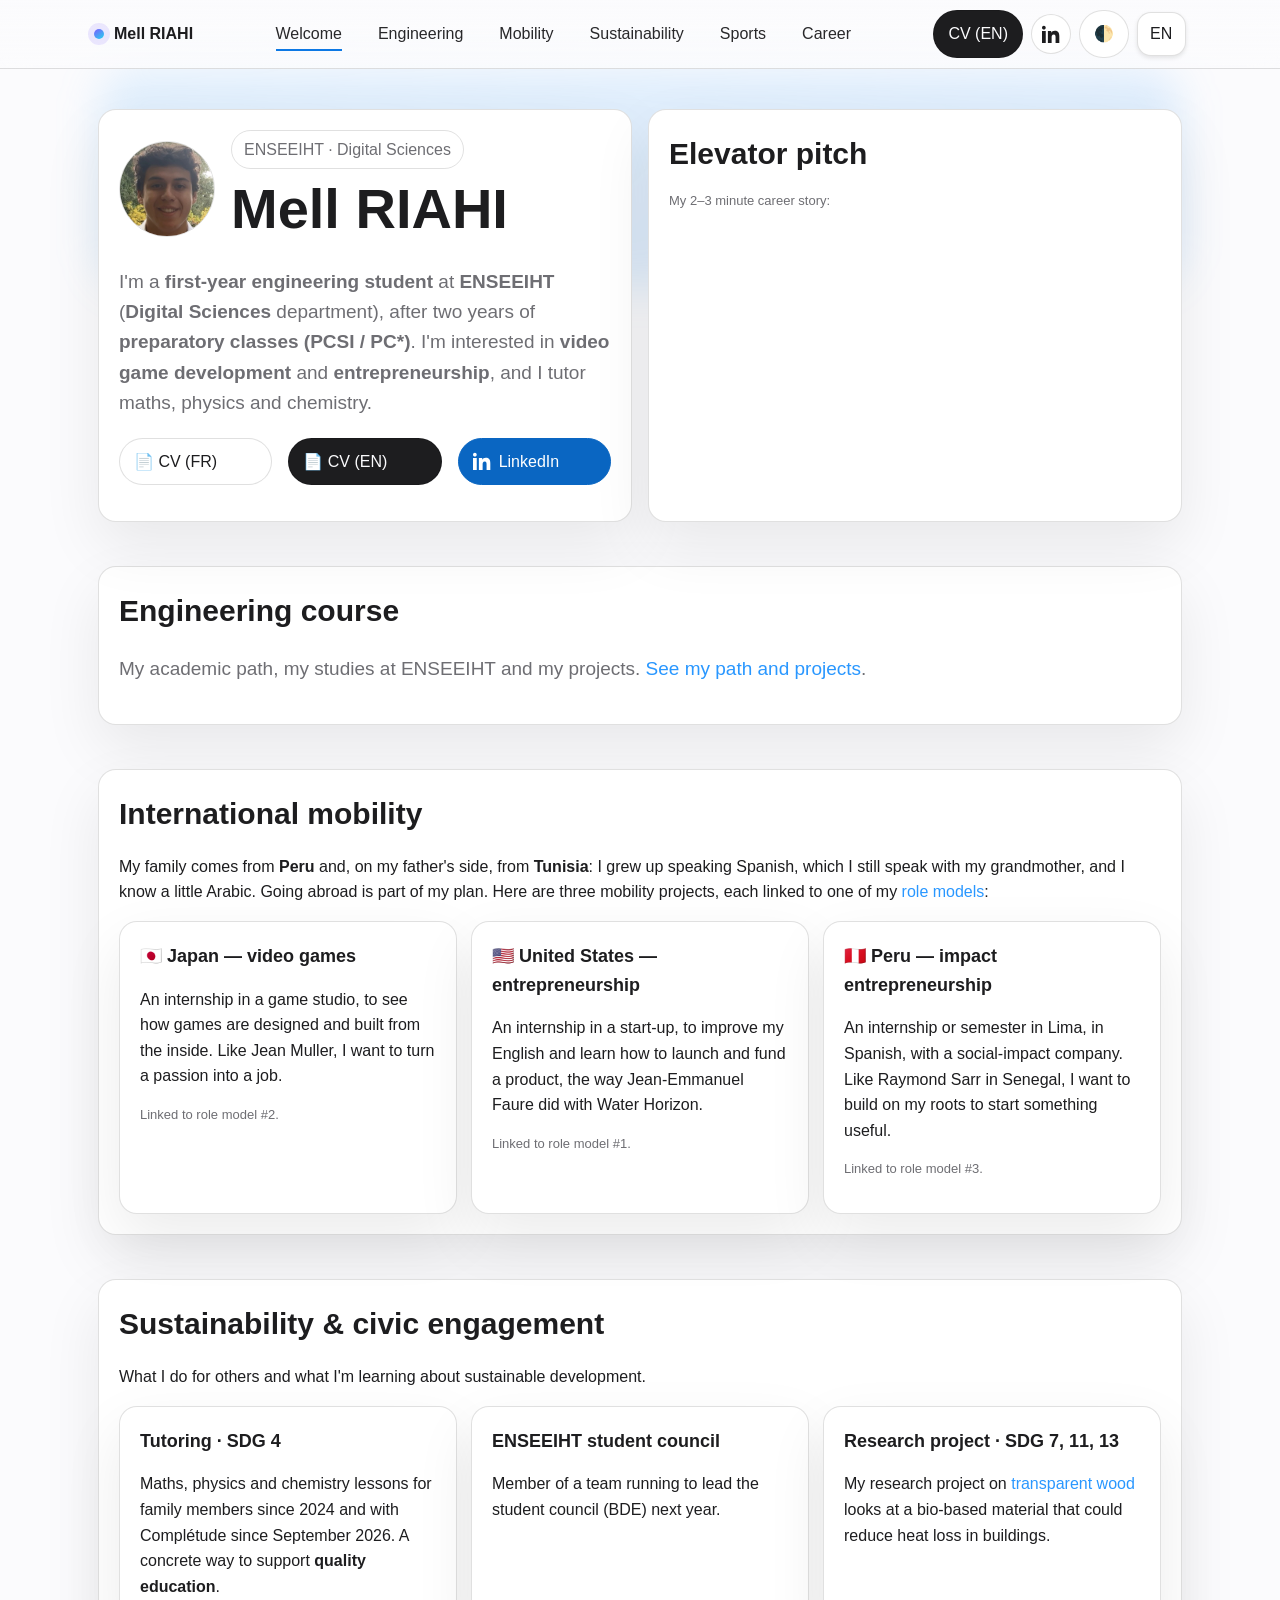
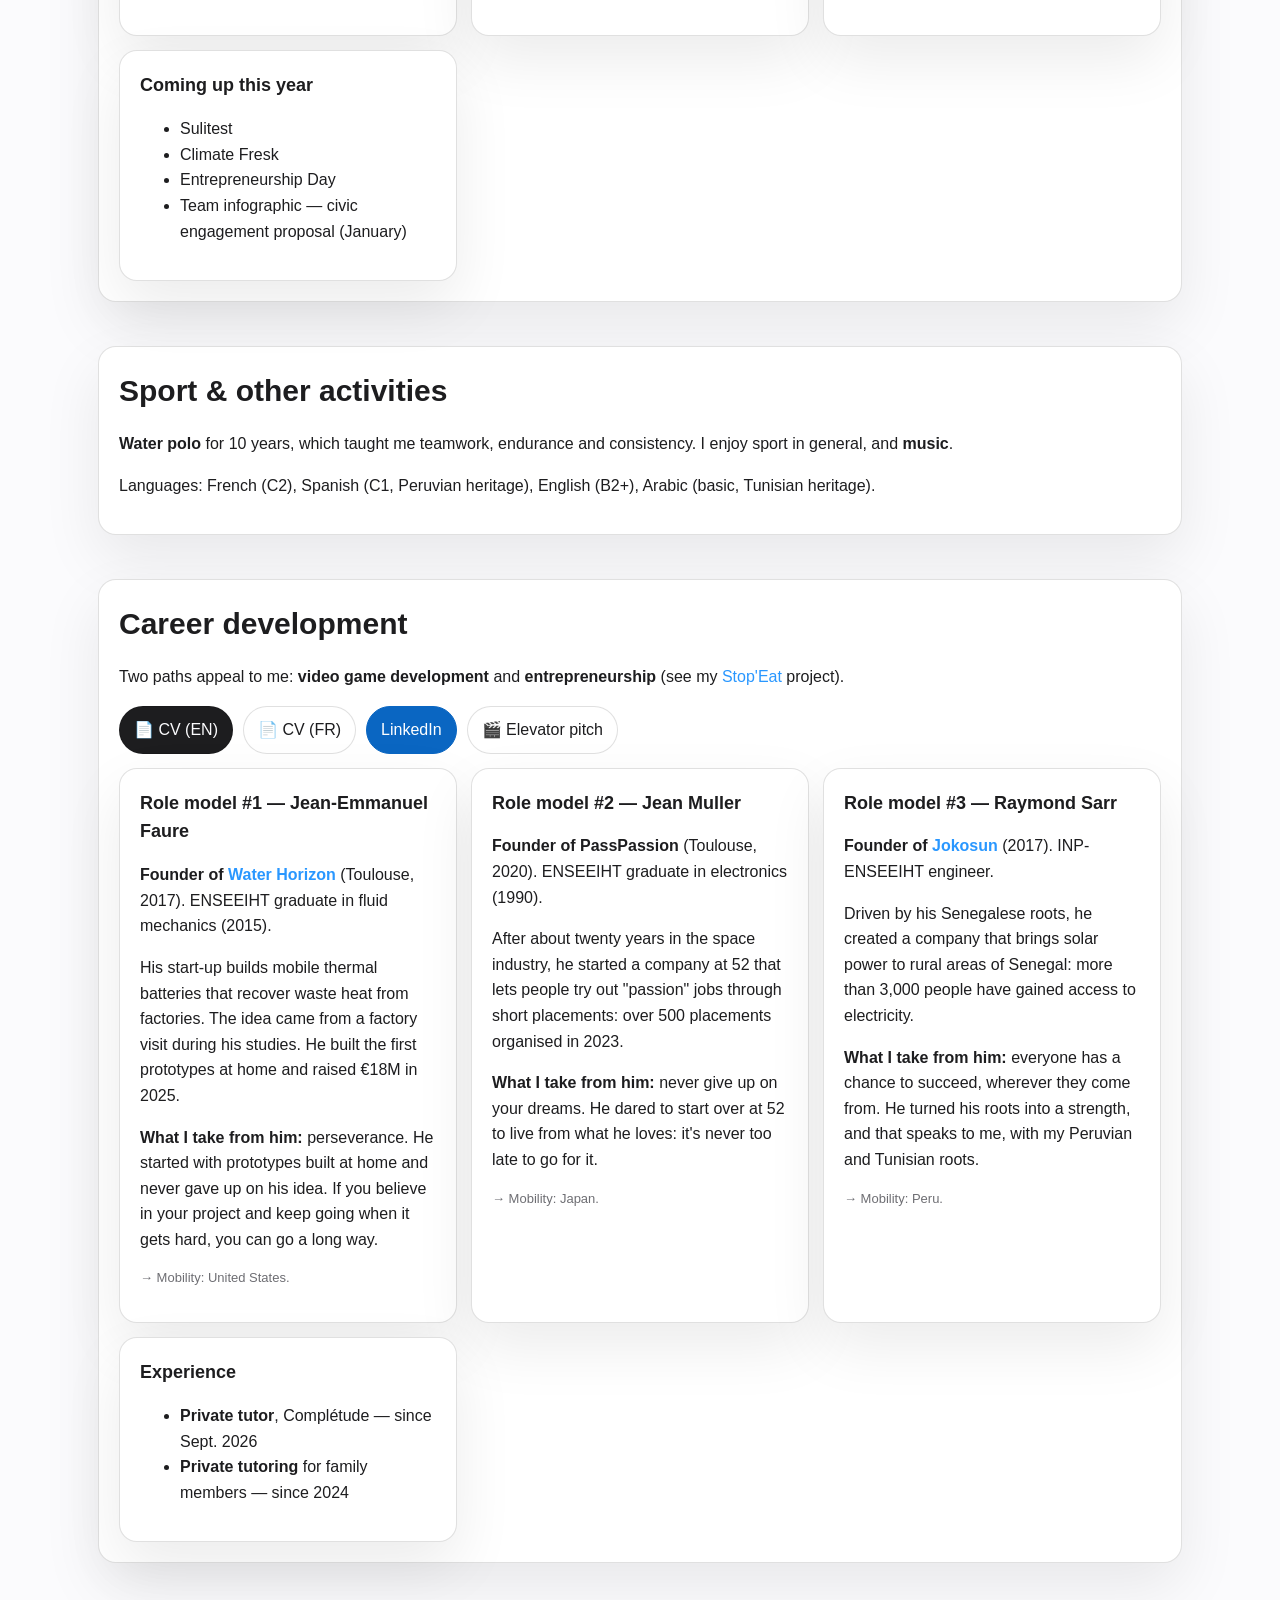
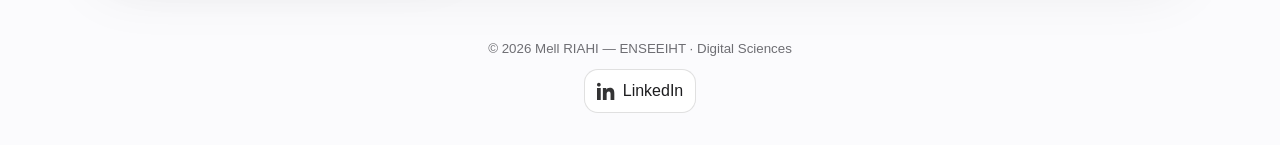
<file: index.html>
<!doctype html>
<html lang="fr" data-theme="light">
  <head>
    <meta charset="utf-8" />
    <meta
      name="viewport"
      content="width=device-width, initial-scale=1, viewport-fit=cover"
    />
    <title>Mell RIAHI — e-Portfolio</title>
    <meta
      name="description"
      content="I'm studying Computer Science at ENSEEIHT — e-Portfolio : projets, parcours, CV FR/EN, sports."
    />
    <meta name="author" content="Mell RIAHI" />
    <link rel="icon" href="assets/favicon.svg" type="image/svg+xml" />
    <link rel="stylesheet" href="assets/css/style.css" />
  </head>

  <body>
    <header class="nav">
      <div class="nav-inner">
        <div class="brand">
          <span class="dot" aria-hidden="true"></span>
          <a href="#home" id="brand-home"></a>
        </div>

        <button
          type="button"
          id="burger"
          class="burger"
          aria-label="Ouvrir le menu"
          aria-expanded="false"
          aria-controls="menu"
        >
          ☰
        </button>

        <nav id="menu" aria-label="Principale">
          <!-- Liens générés depuis assets/js/content.js -->
          <ul id="menu-list"></ul>
        </nav>

        <div class="ctrls">
          <a id="cvBtn" class="btn primary" href="#" download>CV</a>
          <a
            id="lnkHeader"
            class="btn icononly linkedin-link"
            href="#"
            target="_blank"
            rel="noopener"
            aria-label="Ouvrir LinkedIn"
          >
            <span class="icon" aria-hidden="true">
              <svg viewBox="0 0 24 24" fill="currentColor" focusable="false">
                <path
                  d="M4.98 3.5C4.98 4.88 3.86 6 2.5 6S0 4.88 0 3.5 1.12 1 2.5 1s2.48 1.12 2.48 2.5zM0 8h5v16H0V8zm7.5 0h4.8v2.2h.07c.67-1.2 2.3-2.46 4.73-2.46 5.06 0 5.99 3.33 5.99 7.66V24h-5v-7.34c0-1.75-.03-4-2.44-4-2.44 0-2.81 1.9-2.81 3.87V24h-5V8z"
                />
              </svg>
            </span>
          </a>
          <button
            type="button"
            id="themeBtn"
            class="btn"
            aria-label="Basculer le thème"
          >
            🌓
          </button>
          <select id="langSel" aria-label="Langue">
            <option value="fr" selected>FR</option>
            <option value="en">EN</option>
          </select>
        </div>
      </div>
    </header>

    <main class="wrap" id="app"><!-- Contenu rendu en JavaScript. --></main>

    <noscript>
      <p class="wrap">Activez JavaScript pour consulter ce portfolio.</p>
    </noscript>

    <footer>
      <small>© <span id="year"></span> <span id="footer-text"></span></small>
      <div class="footer-links">
        <a
          class="linkedin-link"
          id="lnkFooter"
          href="#"
          target="_blank"
          rel="noopener"
          aria-label="Ouvrir LinkedIn"
        >
          <span class="icon" aria-hidden="true">
            <svg viewBox="0 0 24 24" fill="currentColor" focusable="false">
              <path
                d="M4.98 3.5C4.98 4.88 3.86 6 2.5 6S0 4.88 0 3.5 1.12 1 2.5 1s2.48 1.12 2.48 2.5zM0 8h5v16H0V8zm7.5 0h4.8v2.2h.07c.67-1.2 2.3-2.46 4.73-2.46 5.06 0 5.99 3.33 5.99 7.66V24h-5v-7.34c0-1.75-.03-4-2.44-4-2.44 0-2.81 1.9-2.81 3.87V24h-5V8z"
              />
            </svg>
          </span>
          <span>LinkedIn</span>
        </a>
      </div>
    </footer>

    <!-- 1) Ton contenu (à remplir)  2) Le moteur du site (pas besoin d'y toucher) -->
    <script src="assets/js/content.js"></script>
    <script src="assets/js/main.js"></script>
  </body>
</html>
</file>
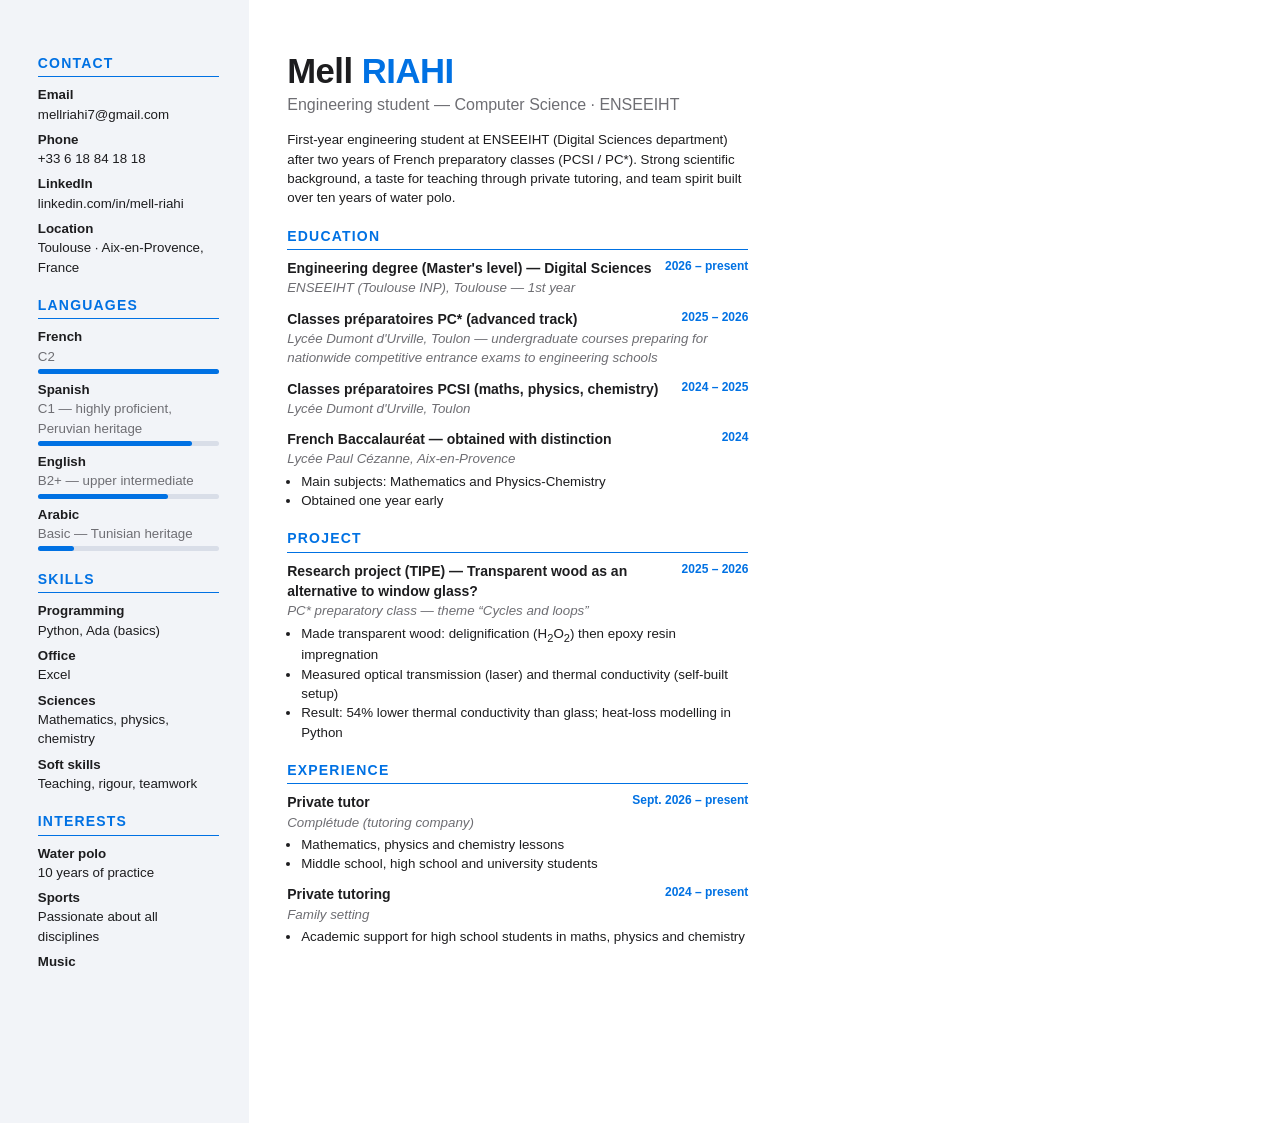
<file: cv/CV_EN.html>
<!doctype html>
<html lang="en">
<head>
  <meta charset="utf-8" />
  <title>CV — Mell RIAHI</title>
  <link rel="stylesheet" href="cv.css" />
</head>
<body>
  <aside>
    <h2>Contact</h2>
    <ul>
      <li><span class="label">Email</span>mellriahi7@gmail.com</li>
      <li><span class="label">Phone</span>+33 6 18 84 18 18</li>
      <li><span class="label">LinkedIn</span><a href="https://www.linkedin.com/in/mell-riahi">linkedin.com/in/mell-riahi</a></li>
      <li><span class="label">Location</span>Toulouse · Aix-en-Provence, France</li>
    </ul>

    <h2>Languages</h2>
    <ul>
      <li><span class="label">French</span><span class="muted">C2</span><div class="bar"><i style="width:100%"></i></div></li>
      <li><span class="label">Spanish</span><span class="muted">C1 — highly proficient, Peruvian heritage</span><div class="bar"><i style="width:85%"></i></div></li>
      <li><span class="label">English</span><span class="muted">B2+ — upper intermediate</span><div class="bar"><i style="width:72%"></i></div></li>
      <li><span class="label">Arabic</span><span class="muted">Basic — Tunisian heritage</span><div class="bar"><i style="width:20%"></i></div></li>
    </ul>

    <h2>Skills</h2>
    <ul>
      <li><span class="label">Programming</span>Python, Ada (basics)</li>
      <li><span class="label">Office</span>Excel</li>
      <li><span class="label">Sciences</span>Mathematics, physics, chemistry</li>
      <li><span class="label">Soft skills</span>Teaching, rigour, teamwork</li>
    </ul>

    <h2>Interests</h2>
    <ul>
      <li><span class="label">Water polo</span>10 years of practice</li>
      <li><span class="label">Sports</span>Passionate about all disciplines</li>
      <li><span class="label">Music</span></li>
    </ul>
  </aside>

  <main>
    <h1>Mell <span>RIAHI</span></h1>
    <p class="role">Engineering student — Computer Science · ENSEEIHT</p>
    <p class="profile">
      First-year engineering student at ENSEEIHT (Digital Sciences department)
      after two years of French preparatory classes (PCSI / PC*). Strong
      scientific background, a taste for teaching through private tutoring,
      and team spirit built over ten years of water polo.
    </p>

    <h2>Education</h2>
    <div class="item">
      <div class="item-head"><strong>Engineering degree (Master's level) — Digital Sciences</strong><span class="date">2026 – present</span></div>
      <div class="where">ENSEEIHT (Toulouse INP), Toulouse — 1st year</div>
    </div>
    <div class="item">
      <div class="item-head"><strong>Classes préparatoires PC* (advanced track)</strong><span class="date">2025 – 2026</span></div>
      <div class="where">Lycée Dumont d'Urville, Toulon — undergraduate courses preparing for nationwide competitive entrance exams to engineering schools</div>
    </div>
    <div class="item">
      <div class="item-head"><strong>Classes préparatoires PCSI (maths, physics, chemistry)</strong><span class="date">2024 – 2025</span></div>
      <div class="where">Lycée Dumont d'Urville, Toulon</div>
    </div>
    <div class="item">
      <div class="item-head"><strong>French Baccalauréat — obtained with distinction</strong><span class="date">2024</span></div>
      <div class="where">Lycée Paul Cézanne, Aix-en-Provence</div>
      <ul>
        <li>Main subjects: Mathematics and Physics-Chemistry</li>
        <li>Obtained one year early</li>
      </ul>
    </div>

    <h2>Project</h2>
    <div class="item">
      <div class="item-head"><strong>Research project (TIPE) — Transparent wood as an alternative to window glass?</strong><span class="date">2025 – 2026</span></div>
      <div class="where">PC* preparatory class — theme “Cycles and loops”</div>
      <ul>
        <li>Made transparent wood: delignification (H<sub>2</sub>O<sub>2</sub>) then epoxy resin impregnation</li>
        <li>Measured optical transmission (laser) and thermal conductivity (self-built setup)</li>
        <li>Result: 54% lower thermal conductivity than glass; heat-loss modelling in Python</li>
      </ul>
    </div>

    <h2>Experience</h2>
    <div class="item">
      <div class="item-head"><strong>Private tutor</strong><span class="date">Sept. 2026 – present</span></div>
      <div class="where">Complétude (tutoring company)</div>
      <ul>
        <li>Mathematics, physics and chemistry lessons</li>
        <li>Middle school, high school and university students</li>
      </ul>
    </div>
    <div class="item">
      <div class="item-head"><strong>Private tutoring</strong><span class="date">2024 – present</span></div>
      <div class="where">Family setting</div>
      <ul>
        <li>Academic support for high school students in maths, physics and chemistry</li>
      </ul>
    </div>
  </main>
</body>
</html>
</file>
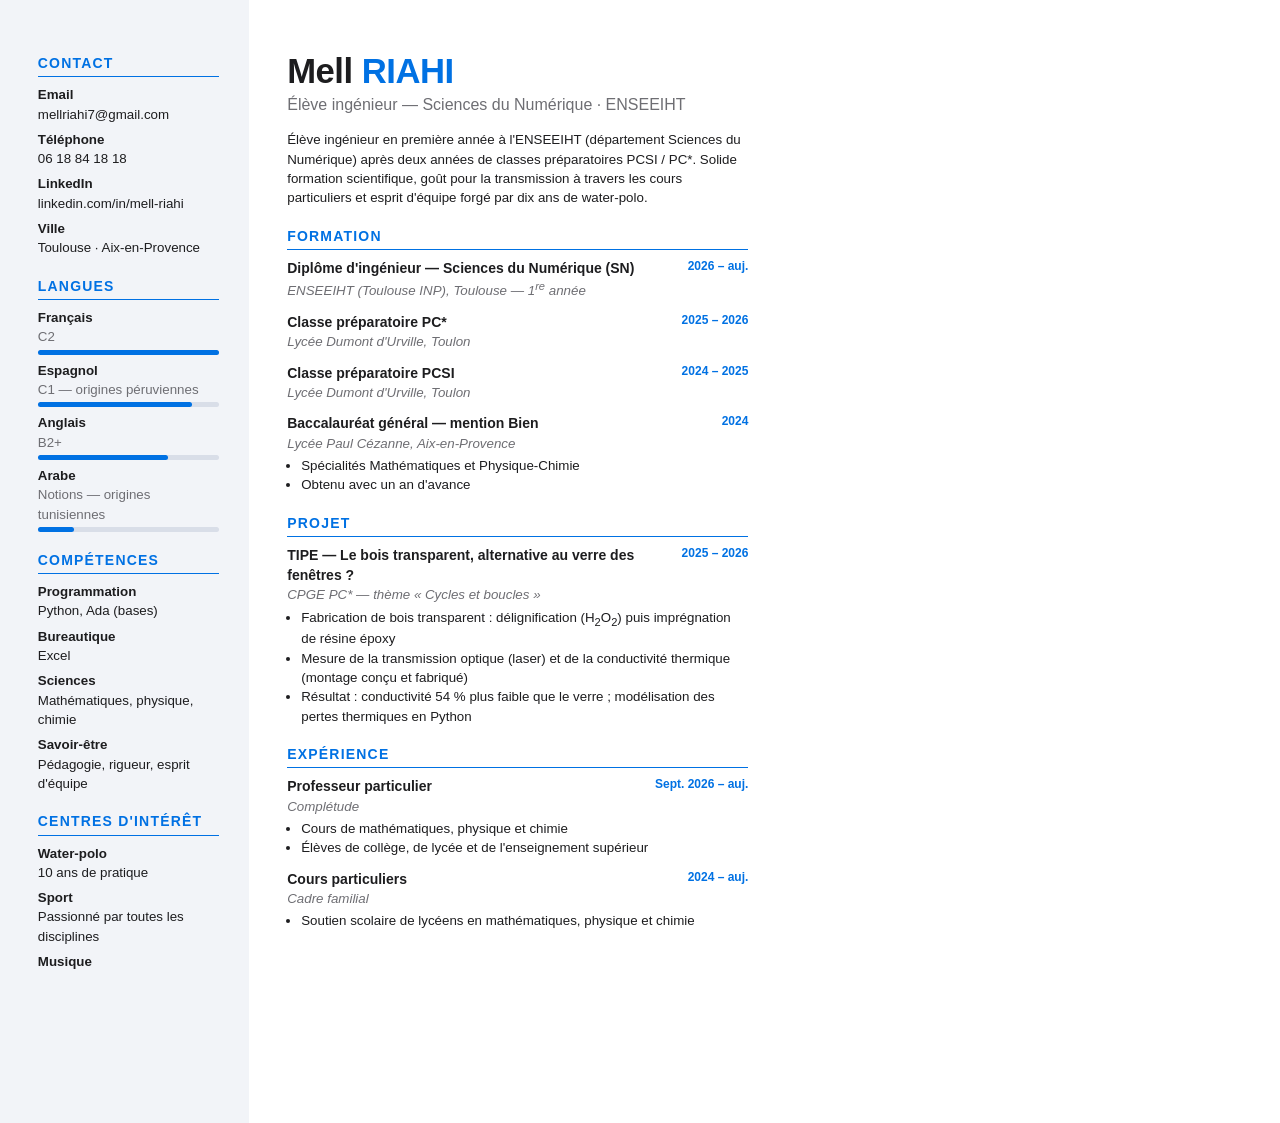
<file: cv/CV_FR.html>
<!doctype html>
<html lang="fr">
<head>
  <meta charset="utf-8" />
  <title>CV — Mell RIAHI</title>
  <link rel="stylesheet" href="cv.css" />
</head>
<body>
  <aside>
    <h2>Contact</h2>
    <ul>
      <li><span class="label">Email</span>mellriahi7@gmail.com</li>
      <li><span class="label">Téléphone</span>06 18 84 18 18</li>
      <li><span class="label">LinkedIn</span><a href="https://www.linkedin.com/in/mell-riahi">linkedin.com/in/mell-riahi</a></li>
      <li><span class="label">Ville</span>Toulouse · Aix-en-Provence</li>
    </ul>

    <h2>Langues</h2>
    <ul>
      <li><span class="label">Français</span><span class="muted">C2</span><div class="bar"><i style="width:100%"></i></div></li>
      <li><span class="label">Espagnol</span><span class="muted">C1 — origines péruviennes</span><div class="bar"><i style="width:85%"></i></div></li>
      <li><span class="label">Anglais</span><span class="muted">B2+</span><div class="bar"><i style="width:72%"></i></div></li>
      <li><span class="label">Arabe</span><span class="muted">Notions — origines tunisiennes</span><div class="bar"><i style="width:20%"></i></div></li>
    </ul>

    <h2>Compétences</h2>
    <ul>
      <li><span class="label">Programmation</span>Python, Ada (bases)</li>
      <li><span class="label">Bureautique</span>Excel</li>
      <li><span class="label">Sciences</span>Mathématiques, physique, chimie</li>
      <li><span class="label">Savoir-être</span>Pédagogie, rigueur, esprit d'équipe</li>
    </ul>

    <h2>Centres d'intérêt</h2>
    <ul>
      <li><span class="label">Water-polo</span>10 ans de pratique</li>
      <li><span class="label">Sport</span>Passionné par toutes les disciplines</li>
      <li><span class="label">Musique</span></li>
    </ul>
  </aside>

  <main>
    <h1>Mell <span>RIAHI</span></h1>
    <p class="role">Élève ingénieur — Sciences du Numérique · ENSEEIHT</p>
    <p class="profile">
      Élève ingénieur en première année à l'ENSEEIHT (département Sciences du
      Numérique) après deux années de classes préparatoires PCSI / PC*.
      Solide formation scientifique, goût pour la transmission à travers les
      cours particuliers et esprit d'équipe forgé par dix ans de water-polo.
    </p>

    <h2>Formation</h2>
    <div class="item">
      <div class="item-head"><strong>Diplôme d'ingénieur — Sciences du Numérique (SN)</strong><span class="date">2026 – auj.</span></div>
      <div class="where">ENSEEIHT (Toulouse INP), Toulouse — 1<sup>re</sup> année</div>
    </div>
    <div class="item">
      <div class="item-head"><strong>Classe préparatoire PC*</strong><span class="date">2025 – 2026</span></div>
      <div class="where">Lycée Dumont d'Urville, Toulon</div>
    </div>
    <div class="item">
      <div class="item-head"><strong>Classe préparatoire PCSI</strong><span class="date">2024 – 2025</span></div>
      <div class="where">Lycée Dumont d'Urville, Toulon</div>
    </div>
    <div class="item">
      <div class="item-head"><strong>Baccalauréat général — mention Bien</strong><span class="date">2024</span></div>
      <div class="where">Lycée Paul Cézanne, Aix-en-Provence</div>
      <ul>
        <li>Spécialités Mathématiques et Physique-Chimie</li>
        <li>Obtenu avec un an d'avance</li>
      </ul>
    </div>

    <h2>Projet</h2>
    <div class="item">
      <div class="item-head"><strong>TIPE — Le bois transparent, alternative au verre des fenêtres ?</strong><span class="date">2025 – 2026</span></div>
      <div class="where">CPGE PC* — thème « Cycles et boucles »</div>
      <ul>
        <li>Fabrication de bois transparent : délignification (H<sub>2</sub>O<sub>2</sub>) puis imprégnation de résine époxy</li>
        <li>Mesure de la transmission optique (laser) et de la conductivité thermique (montage conçu et fabriqué)</li>
        <li>Résultat : conductivité 54 % plus faible que le verre ; modélisation des pertes thermiques en Python</li>
      </ul>
    </div>

    <h2>Expérience</h2>
    <div class="item">
      <div class="item-head"><strong>Professeur particulier</strong><span class="date">Sept. 2026 – auj.</span></div>
      <div class="where">Complétude</div>
      <ul>
        <li>Cours de mathématiques, physique et chimie</li>
        <li>Élèves de collège, de lycée et de l'enseignement supérieur</li>
      </ul>
    </div>
    <div class="item">
      <div class="item-head"><strong>Cours particuliers</strong><span class="date">2024 – auj.</span></div>
      <div class="where">Cadre familial</div>
      <ul>
        <li>Soutien scolaire de lycéens en mathématiques, physique et chimie</li>
      </ul>
    </div>
  </main>
</body>
</html>
</file>
<file: assets/css/style.css>
:root {
  color-scheme: dark;
  --bg: #0b0c0e;
  --surface: #121419;
  --elev: #171a20;
  --text: #f5f7fb;
  --muted: #b3b8c2;
  --link: #2997ff;
  --maxw: 1120px;
  --radius: 18px;
  --shadow: 0 24px 60px rgba(0, 0, 0, 0.35);
  --card-border: rgba(255, 255, 255, 0.1);
  --h1: clamp(28px, 6vw, 56px);
  --h2: clamp(20px, 4vw, 30px);
  --lead: clamp(15px, 3.5vw, 19px);
  --nav-underline: #2997ff;
  --linkedin: #0a66c2;
}

[data-theme="light"] {
  color-scheme: light;
  --bg: #fbfbfd;
  --surface: #fff;
  --elev: #fff;
  --text: #1d1d1f;
  --muted: #6e6e73;
  --shadow: 0 24px 60px rgba(0, 0, 0, 0.08);
  --card-border: rgba(0, 0, 0, 0.12);
  --nav-underline: #0071e3;
}

*,
*::before,
*::after {
  box-sizing: border-box;
}

html,
body {
  min-height: 100%;
}

body {
  margin: 0;
  background: var(--bg);
  color: var(--text);
  font: 16px/1.6 -apple-system, BlinkMacSystemFont, "SF Pro Text",
    "Segoe UI", Roboto, Helvetica, Arial, sans-serif;
  -webkit-font-smoothing: antialiased;
  text-rendering: optimizeLegibility;
}

a {
  color: var(--link);
  text-decoration: none;
}

a:hover {
  text-decoration: underline;
}

button,
select {
  font: inherit;
}

button {
  cursor: pointer;
}

:focus-visible {
  outline: 2px solid var(--nav-underline);
  outline-offset: 4px;
}

.wrap {
  max-width: var(--maxw);
  margin-inline: auto;
  padding: 18px;
}

/* Navigation principale. */
header.nav {
  position: sticky;
  top: 0;
  z-index: 60;
  backdrop-filter: saturate(180%) blur(14px);
  background: linear-gradient(
    180deg,
    rgba(15, 17, 22, 0.9),
    rgba(15, 17, 22, 0.78)
  );
  border-bottom: 1px solid var(--card-border);
}

[data-theme="light"] header.nav {
  background: linear-gradient(
    180deg,
    rgba(251, 251, 253, 0.92),
    rgba(251, 251, 253, 0.82)
  );
}

.nav-inner {
  display: flex;
  align-items: center;
  justify-content: space-between;
  gap: 10px;
  max-width: var(--maxw);
  margin-inline: auto;
  padding: 10px 14px;
}

.brand {
  display: flex;
  align-items: center;
  gap: 10px;
  font-weight: 700;
  white-space: nowrap;
}

.brand a {
  color: inherit;
  text-decoration: none;
}

.brand .dot {
  flex: 0 0 10px;
  width: 10px;
  height: 10px;
  border-radius: 50%;
  background: linear-gradient(145deg, #7c5cff, #22d3ee);
  box-shadow: 0 0 0 6px #7c5cff22;
}

nav ul {
  display: flex;
  gap: 12px;
  margin: 0;
  padding: 0;
  list-style: none;
}

nav a {
  position: relative;
  display: block;
  padding: 10px 12px;
  border-radius: 12px;
  color: var(--text);
  opacity: 0.95;
}

nav a::after {
  content: "";
  position: absolute;
  right: 12px;
  bottom: 6px;
  left: 12px;
  height: 2px;
  background: var(--nav-underline);
  transform: scaleX(0);
  transform-origin: left;
  transition: transform 0.35s ease;
}

nav a:hover::after,
nav a.active::after {
  transform: scaleX(1);
}

.burger {
  display: none;
  align-items: center;
  justify-content: center;
  width: 40px;
  height: 40px;
  border: 1px solid var(--card-border);
  border-radius: 12px;
  background: var(--elev);
  color: var(--text);
}

.ctrls {
  display: flex;
  align-items: center;
  gap: 8px;
}

.btn {
  display: inline-flex;
  white-space: nowrap;
  align-items: center;
  gap: 8px;
  padding: 10px 14px;
  border: 1px solid var(--card-border);
  border-radius: 999px;
  background: var(--elev);
  color: var(--text);
  transition: transform 0.2s ease, box-shadow 0.2s ease;
}

.btn:hover {
  transform: translateY(-1px);
  box-shadow: 0 18px 40px rgba(0, 0, 0, 0.25);
}

.btn.primary {
  background: var(--text);
  color: var(--bg);
}

.btn.linkedin {
  border-color: var(--linkedin);
  background: var(--linkedin);
  color: #fff;
}

.btn.linkedin:hover {
  border-color: #084182;
  background: #084182;
}

.btn.icononly {
  justify-content: center;
  width: 40px;
  height: 40px;
  padding: 10px;
}

select {
  padding: 8px 12px;
  border: 1px solid var(--card-border);
  border-radius: 14px;
  appearance: none;
  background: var(--elev);
  color: var(--text);
  box-shadow: var(--shadow);
  cursor: pointer;
}

[data-theme="light"] select {
  box-shadow: 0 2px 4px rgba(0, 0, 0, 0.1);
}

.icon,
.icon svg {
  display: block;
  width: 18px;
  height: 18px;
}

.icon {
  flex: 0 0 18px;
}

/* Structure et composants communs. */
.card {
  padding: 20px;
  border: 1px solid var(--card-border);
  border-radius: var(--radius);
  background: var(--surface);
  box-shadow: var(--shadow);
}

.chip {
  display: inline-flex;
  align-items: center;
  gap: 8px;
  padding: 6px 12px;
  border: 1px solid var(--card-border);
  border-radius: 999px;
  color: var(--muted);
}

h1 {
  margin: 10px 0 8px;
  font-size: var(--h1);
  line-height: 1.08;
}

.h2 {
  margin: 0 0 10px;
  font-size: var(--h2);
}

.lead {
  font-size: var(--lead);
  color: var(--muted);
}

.small {
  font-size: 13px;
  color: var(--muted);
}

.grid {
  display: grid;
  gap: 16px;
}

.grid > * {
  min-width: 0;
}

.cols-2 {
  grid-template-columns: repeat(2, minmax(0, 1fr));
}

.cols-3 {
  grid-template-columns: repeat(3, minmax(0, 1fr));
}

.section {
  padding: 22px 0;
}

.hero-actions {
  margin-top: 10px;
}

.subcard {
  margin-top: 16px;
}

footer {
  padding: 32px 14px;
  text-align: center;
  color: var(--muted);
}

.footer-links {
  display: flex;
  align-items: center;
  justify-content: center;
  gap: 10px;
  margin-top: 8px;
}

.footer-links a {
  display: inline-flex;
  align-items: center;
  gap: 8px;
  padding: 8px 12px;
  border: 1px solid var(--card-border);
  border-radius: 14px;
  background: var(--elev);
  color: var(--text);
}

.footer-links .icon {
  opacity: 0.9;
}

/* Présentation d'accueil. */
.hero {
  position: relative;
  isolation: isolate;
}

.hero::before {
  content: "";
  position: absolute;
  inset: -20px 0 auto;
  z-index: -1;
  height: 220px;
  border-radius: 40px;
  background: linear-gradient(135deg, #7cc3ff33, #2997ff22);
  filter: blur(20px);
  pointer-events: none;
}

.pitch-video {
  display: block;
  width: 100%;
  aspect-ratio: 16 / 9;
  border-radius: 14px;
  background: var(--elev);
  object-fit: contain;
  border: 0;
}

/* Frise académique. */
.tl {
  position: relative;
  padding-left: 22px;
}

.tl::before {
  content: "";
  position: absolute;
  top: 0;
  bottom: 0;
  left: 10px;
  width: 2px;
  background: linear-gradient(var(--nav-underline), transparent);
}

.tli {
  position: relative;
  margin: 0 0 16px;
  padding: 12px 12px 12px 16px;
  border: 1px solid var(--card-border);
  border-radius: 14px;
  background: var(--surface);
}

.tli:last-child {
  margin-bottom: 0;
}

.tli::before {
  content: "";
  position: absolute;
  top: 18px;
  left: -14px;
  width: 10px;
  height: 10px;
  border-radius: 50%;
  background: var(--nav-underline);
  box-shadow: 0 0 0 6px
    color-mix(in oklab, var(--nav-underline) 30%, transparent);
}

/* Projets : cadres stables et survol discret des images. */
.project-list {
  display: grid;
  gap: 16px;
}

.project {
  transition: box-shadow 0.35s ease;
}

.project-layout {
  align-items: center;
}

.project-detail-layout {
  align-items: start;
}

.project-title {
  margin: 0 0 6px;
}

.project-summary {
  margin: 0 0 8px;
}

.back-link {
  margin-bottom: 12px;
}

.media-frame {
  display: block;
  position: relative;
  width: 100%;
  aspect-ratio: 16 / 9;
  overflow: hidden;
  border: 1px solid var(--card-border);
  border-radius: 14px;
  background: var(--elev);
}

.media-frame img {
  display: block;
  width: 100%;
  height: 100%;
  object-position: center;
}

.thumb-link img {
  object-fit: cover;
}

.detail-media {
  margin: 0;
}

.detail-media img {
  object-fit: contain;
}

@supports not (aspect-ratio: 16 / 9) {
  .media-frame::before {
    content: "";
    display: block;
    padding-top: 56.25%;
  }

  .media-frame img {
    position: absolute;
    inset: 0;
  }
}

@media (hover: hover) {
  .project:hover {
    box-shadow: 0 32px 70px rgba(0, 0, 0, 0.25);
  }
}

@media (hover: hover) and (pointer: fine) and (prefers-reduced-motion: no-preference) {
  .thumb-link img,
  .detail-media img {
    transition: transform 0.35s ease;
  }

  .thumb-link:hover img,
  .detail-media:hover img {
    transform: scale(1.03);
  }
}

/* Mise en page responsive. */
@media (max-width: 960px) {
  .cols-2,
  .cols-3 {
    grid-template-columns: minmax(0, 1fr);
  }

  .nav-inner {
    flex-wrap: wrap;
  }

  .wrap {
    padding: 14px;
  }
}

@media (max-width: 1080px) {
  .burger {
    display: flex;
  }

  .ctrls {
    margin-left: auto;
  }

  nav#menu {
    display: none;
    order: 3;
    flex: 0 0 100%;
  }

  nav#menu.open {
    display: block;
  }

  nav#menu ul {
    flex-direction: column;
    gap: 6px;
    padding: 10px 0;
  }

  nav#menu a {
    border: 1px solid var(--card-border);
    background: var(--elev);
  }
}

/* Animations d'apparition des blocs. */
@media (prefers-reduced-motion: no-preference) {
  .fade {
    opacity: 0;
    transform: translateY(8px);
    transition: opacity 0.6s ease, transform 0.6s ease;
  }

  .fade.show {
    opacity: 1;
    transform: none;
  }

  .timeline .tli {
    opacity: 0;
    transform: translateY(12px);
    transition: opacity 0.5s ease, transform 0.5s ease;
  }

  .timeline.is-visible .tli {
    opacity: 1;
    transform: none;
  }

  .timeline .tli:nth-child(1) {
    transition-delay: 0.05s;
  }

  .timeline .tli:nth-child(2) {
    transition-delay: 0.15s;
  }

  .timeline .tli:nth-child(3) {
    transition-delay: 0.25s;
  }

  .timeline .tli:nth-child(4) {
    transition-delay: 0.35s;
  }
}

@media (prefers-reduced-motion: reduce) {
  .btn,
  .project,
  nav a::after {
    transition: none;
  }

  .btn:hover {
    transform: none;
  }
}

/* Emplacement vide (vidéo / image pas encore ajoutée). */
.empty-slot {
  display: flex;
  align-items: center;
  justify-content: center;
  width: 100%;
  aspect-ratio: 16 / 9;
  border: 2px dashed var(--card-border);
  border-radius: 14px;
  color: var(--muted);
  text-align: center;
  padding: 12px;
}

.tags {
  display: flex;
  flex-wrap: wrap;
  gap: 8px;
  margin: 8px 0 12px;
  padding: 0;
  list-style: none;
}

/* Figures dans les fiches projet. */
.figure {
  margin: 12px 0;
}

.figure img {
  display: block;
  width: 100%;
  max-height: 380px;
  object-fit: cover;
  border: 1px solid var(--card-border);
  border-radius: 12px;
}

.figure figcaption {
  margin-top: 4px;
  text-align: center;
}

.project-body {
  max-width: 820px;
  margin: 20px auto 0;
}

.project-body .h2 {
  margin-top: 22px;
}

.subcard .h2 {
  font-size: 18px;
}

/* Photo de profil et encarts en grille. */
.hero-id {
  display: flex;
  align-items: center;
  gap: 16px;
}

.avatar {
  flex: 0 0 auto;
  width: 96px;
  height: 96px;
  border: 1px solid var(--card-border);
  border-radius: 50%;
  object-fit: cover;
}

.avatar-initials {
  display: grid;
  place-items: center;
  background: linear-gradient(145deg, #7c5cff, #22d3ee);
  color: #fff;
  font-size: 32px;
  font-weight: 700;
}

.subgrid {
  display: grid;
  grid-template-columns: repeat(auto-fit, minmax(260px, 1fr));
  gap: 14px;
  margin-top: 14px;
}

.subgrid .subcard {
  margin-top: 0;
}

.btn-row {
  display: flex;
  flex-wrap: wrap;
  gap: 10px;
  margin: 12px 0 4px;
}
</file>
<file: cv/cv.css>
/* Mise en page du CV : une page A4. */
@page { size: A4; margin: 0; }
* { box-sizing: border-box; }
:root { --accent: #0071e3; --text: #1d1d1f; --muted: #6e6e73; --side: #f2f4f8; }
html, body { margin: 0; }
body {
  width: 210mm; height: 297mm;
  font: 10pt/1.45 -apple-system, "Segoe UI", Roboto, Helvetica, Arial, sans-serif;
  color: var(--text);
  display: grid; grid-template-columns: 66mm 1fr;
  -webkit-print-color-adjust: exact; print-color-adjust: exact;
}
aside { background: var(--side); padding: 14mm 8mm 12mm 10mm; }
main { padding: 14mm 12mm 12mm 10mm; }
h1 { margin: 0; font-size: 26pt; line-height: 1.05; letter-spacing: -0.5px; }
h1 span { color: var(--accent); }
.role { margin: 4px 0 0; font-size: 12pt; color: var(--muted); }
h2 {
  margin: 18px 0 8px; padding-bottom: 3px;
  font-size: 10.5pt; text-transform: uppercase; letter-spacing: 1.2px;
  color: var(--accent); border-bottom: 1.5px solid var(--accent);
}
aside h2:first-child { margin-top: 0; }
ul { margin: 0; padding: 0; list-style: none; }
aside li { margin-bottom: 6px; }
aside .label { display: block; font-weight: 600; }
aside .muted, .muted { color: var(--muted); }
.profile { margin: 14px 0 0; }
.item { margin-bottom: 11px; }
.item-head { display: flex; justify-content: space-between; gap: 8px; }
.item-head strong { font-size: 10.5pt; }
.date { flex: none; color: var(--accent); font-weight: 600; font-size: 9pt; }
.where { color: var(--muted); font-style: italic; }
.item ul { margin-top: 3px; padding-left: 14px; list-style: disc; }
.bar { height: 5px; margin-top: 3px; border-radius: 3px; background: #d9dee8; }
.bar i { display: block; height: 100%; border-radius: 3px; background: var(--accent); }
aside a { color: inherit; text-decoration: none; }
</file>
